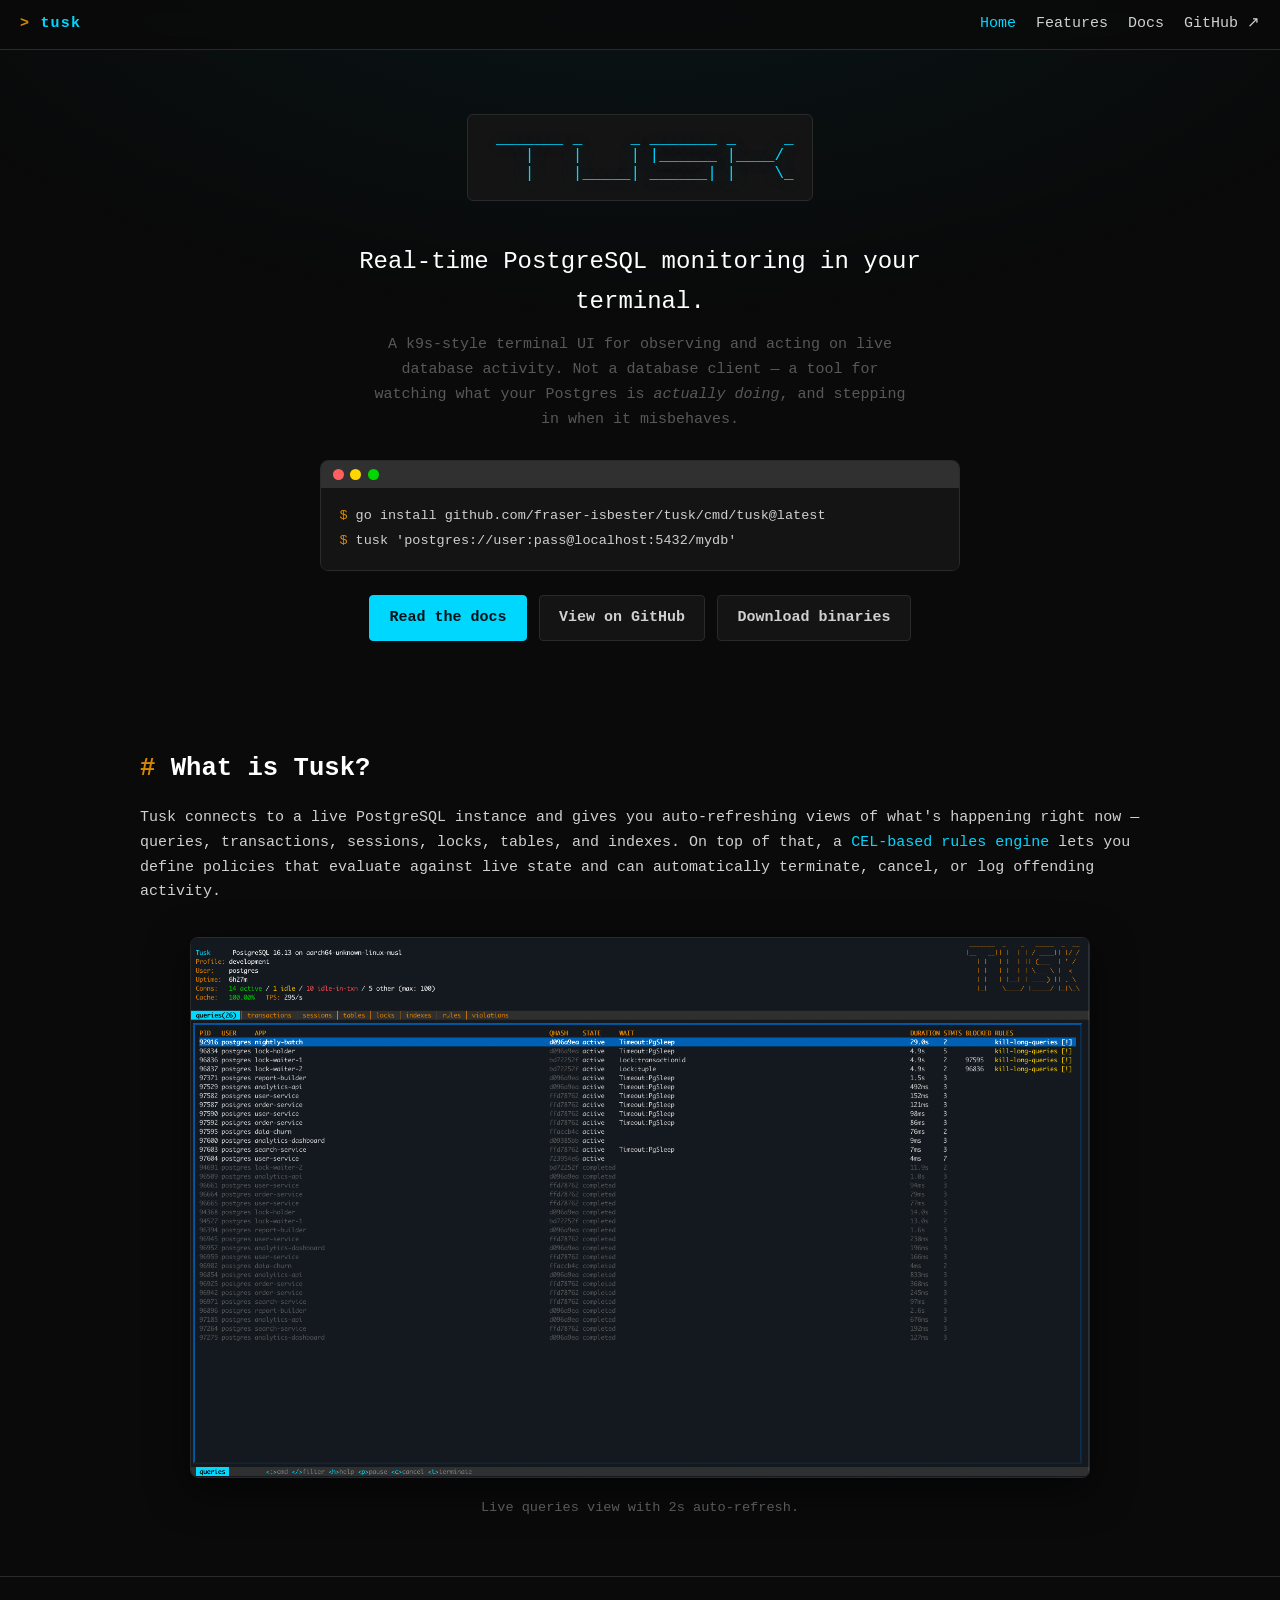
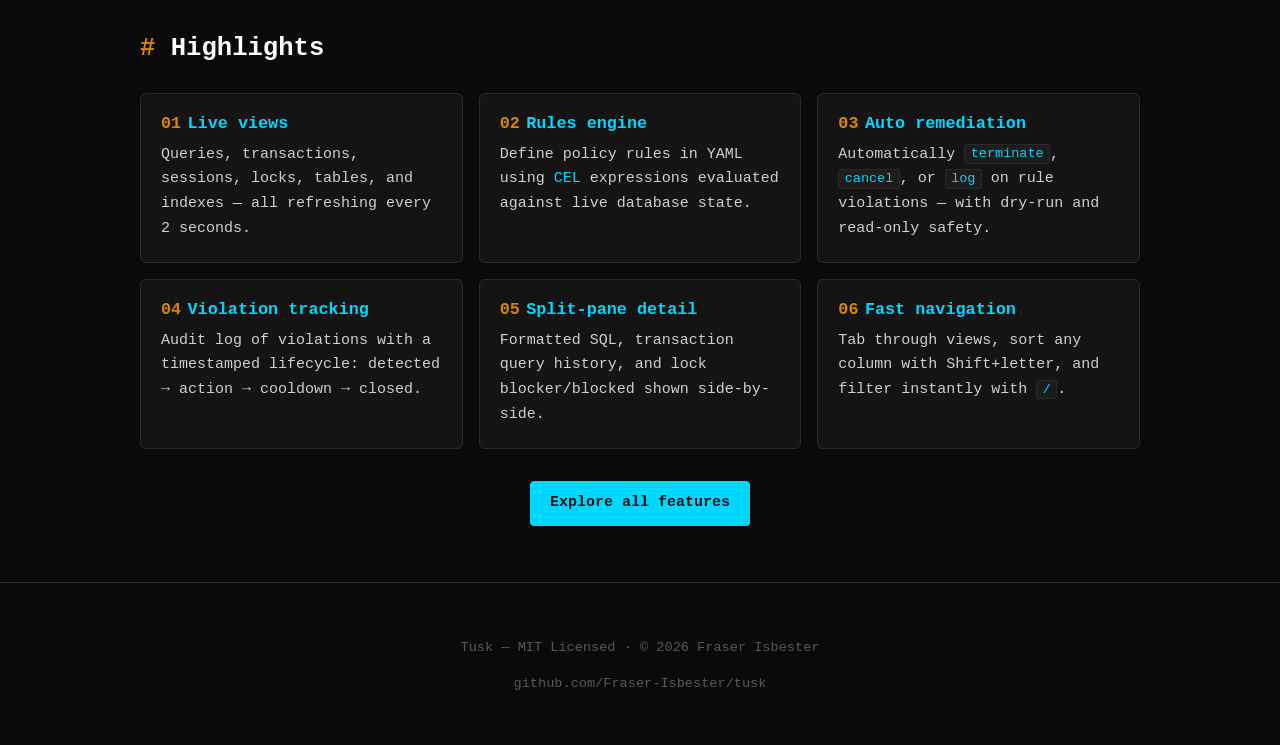
<file: site/index.html>
<!doctype html>
<html lang="en">
  <head>
    <meta charset="utf-8" />
    <meta name="viewport" content="width=device-width, initial-scale=1" />
    <title>Tusk — real-time PostgreSQL monitoring in your terminal</title>
    <meta
      name="description"
      content="Tusk is a k9s-style terminal UI for real-time PostgreSQL monitoring and management. Live views, a CEL rules engine, and auto-remediation."
    />
    <link rel="icon" href="./favicon.svg" type="image/svg+xml" />
    <link rel="stylesheet" href="./styles.css" />
  </head>
  <body>
    <header class="nav">
      <a class="nav-brand" href="./index.html">tusk</a>
      <nav class="nav-links">
        <a href="./index.html" class="active">Home</a>
        <a href="./features.html">Features</a>
        <a href="./documentation.html">Docs</a>
        <a href="https://github.com/Fraser-Isbester/tusk">GitHub&nbsp;↗</a>
      </nav>
    </header>

    <main>
      <!-- Hero -->
      <div class="hero">
        <pre class="logo" aria-label="Tusk">
 _______ _     _ _______ _     _
    |    |     | |______ |____/
    |    |_____| ______| |    \_</pre
        >
        <p class="tagline">Real-time PostgreSQL monitoring in your terminal.</p>
        <p class="sub">
          A k9s-style terminal UI for observing and acting on live database
          activity. Not a database client — a tool for watching what your
          Postgres is <em>actually doing</em>, and stepping in when it misbehaves.
        </p>

        <div class="terminal">
          <div class="terminal-bar">
            <span class="dot r"></span><span class="dot y"></span
            ><span class="dot g"></span>
          </div>
          <pre><code><span class="prompt">$</span> go install github.com/fraser-isbester/tusk/cmd/tusk@latest
<span class="prompt">$</span> tusk 'postgres://user:pass@localhost:5432/mydb'</code></pre>
        </div>

        <div class="btn-row">
          <a class="btn btn-primary" href="./documentation.html">Read the docs</a>
          <a class="btn" href="https://github.com/Fraser-Isbester/tusk"
            >View on GitHub</a
          >
          <a
            class="btn"
            href="https://github.com/Fraser-Isbester/tusk/releases"
            >Download binaries</a
          >
        </div>
      </div>

      <!-- What is Tusk -->
      <section>
        <div class="wrap">
          <h2>What is Tusk?</h2>
          <p>
            Tusk connects to a live PostgreSQL instance and gives you
            auto-refreshing views of what's happening right now — queries,
            transactions, sessions, locks, tables, and indexes. On top of that,
            a <span class="accent">CEL-based rules engine</span> lets you define
            policies that evaluate against live state and can automatically
            terminate, cancel, or log offending activity.
          </p>
          <figure class="shot">
            <img
              src="./assets/tusk-queries-view.png"
              alt="Tusk queries view showing live query activity"
              loading="lazy"
            />
            <figcaption>Live queries view with 2s auto-refresh.</figcaption>
          </figure>
        </div>
      </section>

      <!-- Feature highlights -->
      <section>
        <div class="wrap">
          <h2>Highlights</h2>
          <div class="grid">
            <div class="card">
              <h3><span class="tag">01</span>Live views</h3>
              <p>
                Queries, transactions, sessions, locks, tables, and indexes —
                all refreshing every 2 seconds.
              </p>
            </div>
            <div class="card">
              <h3><span class="tag">02</span>Rules engine</h3>
              <p>
                Define policy rules in YAML using
                <a href="https://cel.dev/">CEL</a> expressions evaluated against
                live database state.
              </p>
            </div>
            <div class="card">
              <h3><span class="tag">03</span>Auto remediation</h3>
              <p>
                Automatically <code>terminate</code>, <code>cancel</code>, or
                <code>log</code> on rule violations — with dry-run and read-only
                safety.
              </p>
            </div>
            <div class="card">
              <h3><span class="tag">04</span>Violation tracking</h3>
              <p>
                Audit log of violations with a timestamped lifecycle: detected →
                action → cooldown → closed.
              </p>
            </div>
            <div class="card">
              <h3><span class="tag">05</span>Split-pane detail</h3>
              <p>
                Formatted SQL, transaction query history, and lock
                blocker/blocked shown side-by-side.
              </p>
            </div>
            <div class="card">
              <h3><span class="tag">06</span>Fast navigation</h3>
              <p>
                Tab through views, sort any column with Shift+letter, and filter
                instantly with <code>/</code>.
              </p>
            </div>
          </div>
          <div class="btn-row" style="margin-top: 2rem">
            <a class="btn btn-primary" href="./features.html"
              >Explore all features</a
            >
          </div>
        </div>
      </section>
    </main>

    <footer class="footer">
      <p>Tusk — MIT Licensed · © 2026 Fraser Isbester</p>
      <p>
        <a href="https://github.com/Fraser-Isbester/tusk"
          >github.com/Fraser-Isbester/tusk</a
        >
      </p>
    </footer>
  </body>
</html>
</file>
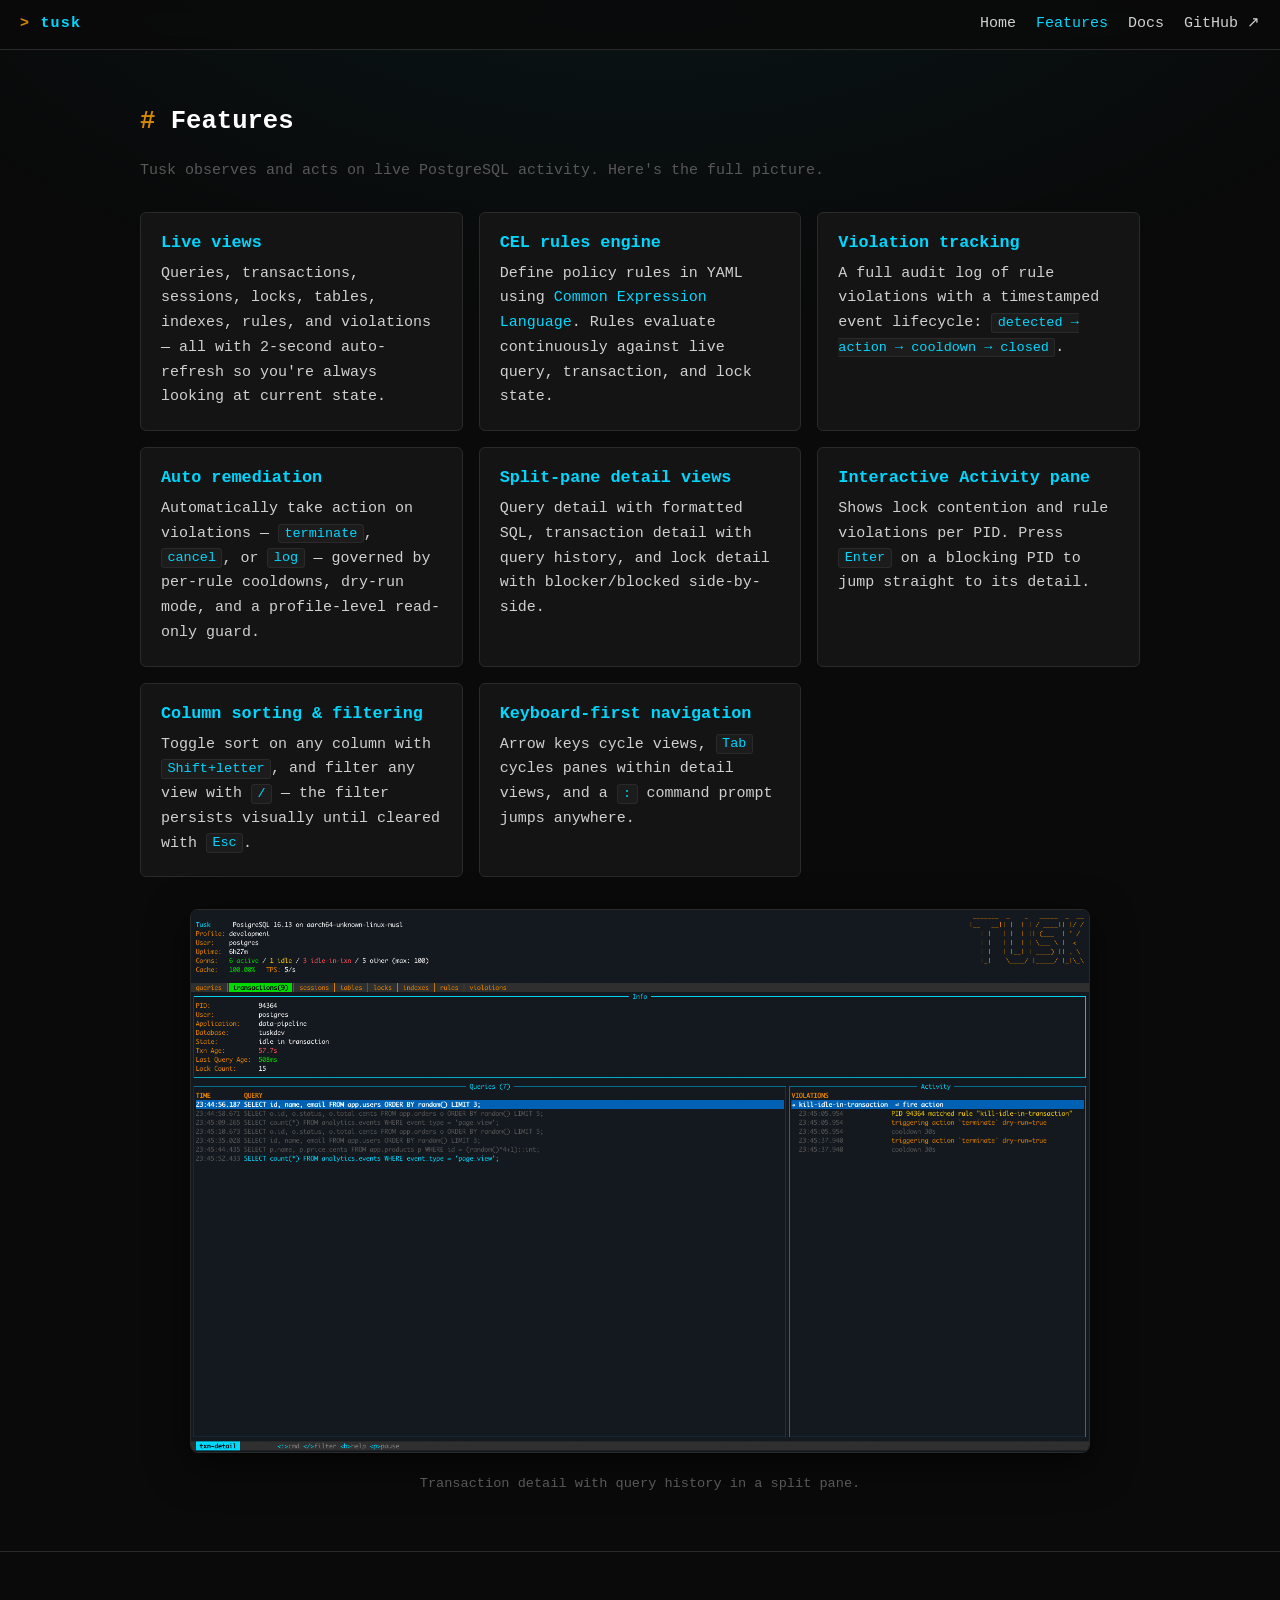
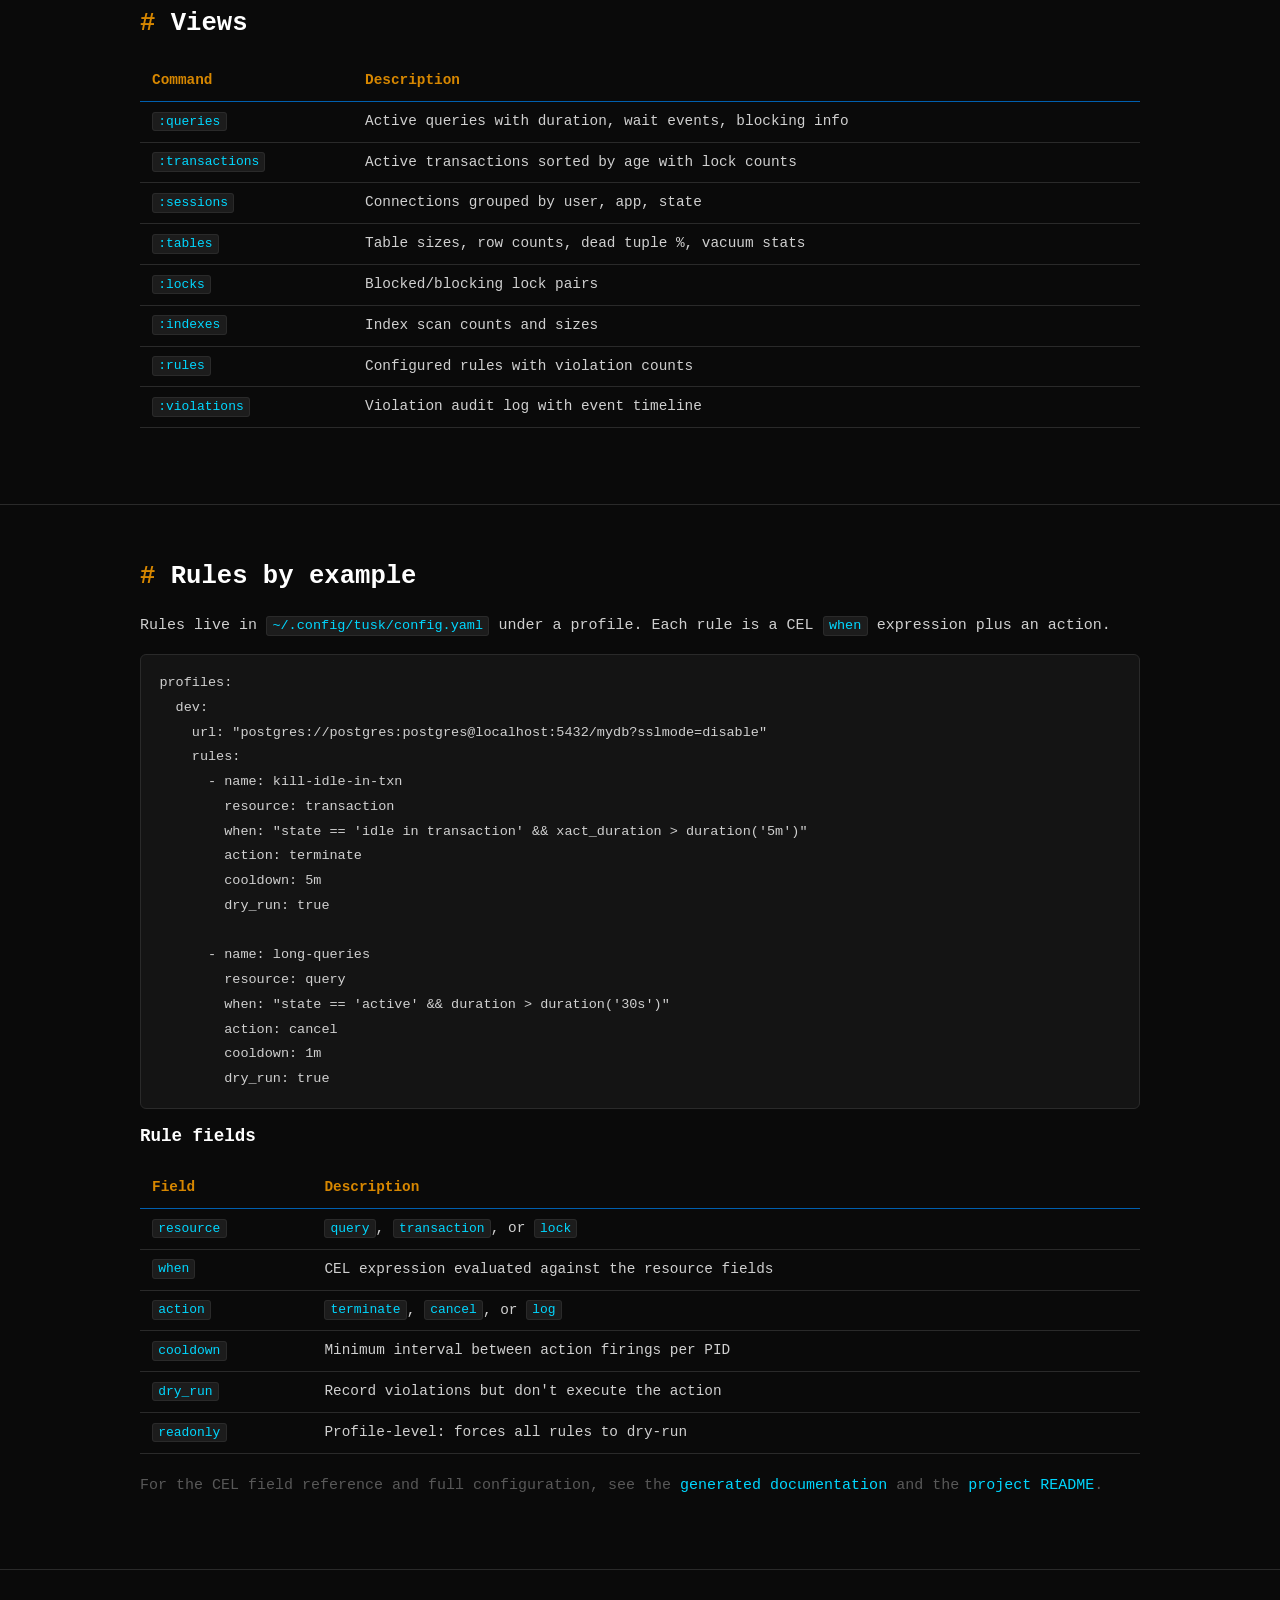
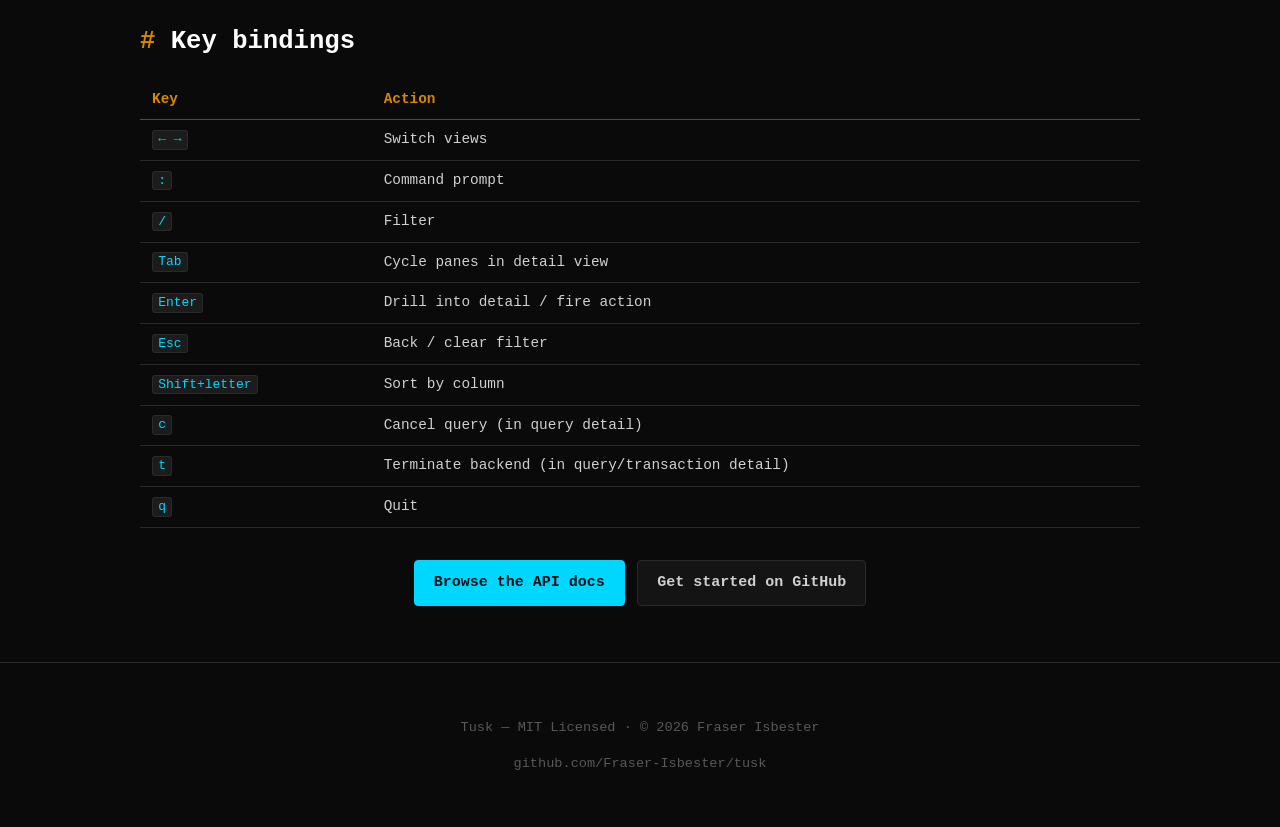
<file: site/features.html>
<!doctype html>
<html lang="en">
  <head>
    <meta charset="utf-8" />
    <meta name="viewport" content="width=device-width, initial-scale=1" />
    <title>Features — Tusk</title>
    <meta
      name="description"
      content="Everything Tusk does: live views, a CEL rules engine, violation tracking, auto-remediation, split-pane detail views, and fast keyboard navigation."
    />
    <link rel="icon" href="./favicon.svg" type="image/svg+xml" />
    <link rel="stylesheet" href="./styles.css" />
  </head>
  <body>
    <header class="nav">
      <a class="nav-brand" href="./index.html">tusk</a>
      <nav class="nav-links">
        <a href="./index.html">Home</a>
        <a href="./features.html" class="active">Features</a>
        <a href="./documentation.html">Docs</a>
        <a href="https://github.com/Fraser-Isbester/tusk">GitHub&nbsp;↗</a>
      </nav>
    </header>

    <main>
      <section>
        <div class="wrap">
          <h2>Features</h2>
          <p class="muted">
            Tusk observes and acts on live PostgreSQL activity. Here's the full
            picture.
          </p>

          <div class="grid">
            <div class="card">
              <h3>Live views</h3>
              <p>
                Queries, transactions, sessions, locks, tables, indexes, rules,
                and violations — all with 2-second auto-refresh so you're always
                looking at current state.
              </p>
            </div>
            <div class="card">
              <h3>CEL rules engine</h3>
              <p>
                Define policy rules in YAML using
                <a href="https://cel.dev/">Common Expression Language</a>. Rules
                evaluate continuously against live query, transaction, and lock
                state.
              </p>
            </div>
            <div class="card">
              <h3>Violation tracking</h3>
              <p>
                A full audit log of rule violations with a timestamped event
                lifecycle: <code>detected → action → cooldown → closed</code>.
              </p>
            </div>
            <div class="card">
              <h3>Auto remediation</h3>
              <p>
                Automatically take action on violations —
                <code>terminate</code>, <code>cancel</code>, or
                <code>log</code> — governed by per-rule cooldowns, dry-run mode,
                and a profile-level read-only guard.
              </p>
            </div>
            <div class="card">
              <h3>Split-pane detail views</h3>
              <p>
                Query detail with formatted SQL, transaction detail with query
                history, and lock detail with blocker/blocked side-by-side.
              </p>
            </div>
            <div class="card">
              <h3>Interactive Activity pane</h3>
              <p>
                Shows lock contention and rule violations per PID. Press
                <code>Enter</code> on a blocking PID to jump straight to its
                detail.
              </p>
            </div>
            <div class="card">
              <h3>Column sorting &amp; filtering</h3>
              <p>
                Toggle sort on any column with <code>Shift+letter</code>, and
                filter any view with <code>/</code> — the filter persists
                visually until cleared with <code>Esc</code>.
              </p>
            </div>
            <div class="card">
              <h3>Keyboard-first navigation</h3>
              <p>
                Arrow keys cycle views, <code>Tab</code> cycles panes within
                detail views, and a <code>:</code> command prompt jumps anywhere.
              </p>
            </div>
          </div>

          <figure class="shot">
            <img
              src="./assets/tusk-tx-detail.png"
              alt="Tusk transaction detail split-pane view"
              loading="lazy"
            />
            <figcaption>
              Transaction detail with query history in a split pane.
            </figcaption>
          </figure>
        </div>
      </section>

      <!-- Views -->
      <section>
        <div class="wrap">
          <h2>Views</h2>
          <table>
            <thead>
              <tr>
                <th>Command</th>
                <th>Description</th>
              </tr>
            </thead>
            <tbody>
              <tr>
                <td><code>:queries</code></td>
                <td>Active queries with duration, wait events, blocking info</td>
              </tr>
              <tr>
                <td><code>:transactions</code></td>
                <td>Active transactions sorted by age with lock counts</td>
              </tr>
              <tr>
                <td><code>:sessions</code></td>
                <td>Connections grouped by user, app, state</td>
              </tr>
              <tr>
                <td><code>:tables</code></td>
                <td>Table sizes, row counts, dead tuple %, vacuum stats</td>
              </tr>
              <tr>
                <td><code>:locks</code></td>
                <td>Blocked/blocking lock pairs</td>
              </tr>
              <tr>
                <td><code>:indexes</code></td>
                <td>Index scan counts and sizes</td>
              </tr>
              <tr>
                <td><code>:rules</code></td>
                <td>Configured rules with violation counts</td>
              </tr>
              <tr>
                <td><code>:violations</code></td>
                <td>Violation audit log with event timeline</td>
              </tr>
            </tbody>
          </table>
        </div>
      </section>

      <!-- Rules example -->
      <section>
        <div class="wrap">
          <h2>Rules by example</h2>
          <p>
            Rules live in <code>~/.config/tusk/config.yaml</code> under a
            profile. Each rule is a CEL <code>when</code> expression plus an
            action.
          </p>
          <pre><code>profiles:
  dev:
    url: "postgres://postgres:postgres@localhost:5432/mydb?sslmode=disable"
    rules:
      - name: kill-idle-in-txn
        resource: transaction
        when: "state == 'idle in transaction' &amp;&amp; xact_duration > duration('5m')"
        action: terminate
        cooldown: 5m
        dry_run: true

      - name: long-queries
        resource: query
        when: "state == 'active' &amp;&amp; duration > duration('30s')"
        action: cancel
        cooldown: 1m
        dry_run: true</code></pre>

          <h3 style="color: var(--fg-bright)">Rule fields</h3>
          <table>
            <thead>
              <tr>
                <th>Field</th>
                <th>Description</th>
              </tr>
            </thead>
            <tbody>
              <tr>
                <td><code>resource</code></td>
                <td><code>query</code>, <code>transaction</code>, or <code>lock</code></td>
              </tr>
              <tr>
                <td><code>when</code></td>
                <td>CEL expression evaluated against the resource fields</td>
              </tr>
              <tr>
                <td><code>action</code></td>
                <td><code>terminate</code>, <code>cancel</code>, or <code>log</code></td>
              </tr>
              <tr>
                <td><code>cooldown</code></td>
                <td>Minimum interval between action firings per PID</td>
              </tr>
              <tr>
                <td><code>dry_run</code></td>
                <td>Record violations but don't execute the action</td>
              </tr>
              <tr>
                <td><code>readonly</code></td>
                <td>Profile-level: forces all rules to dry-run</td>
              </tr>
            </tbody>
          </table>
          <p class="muted">
            For the CEL field reference and full configuration, see the
            <a href="./documentation.html">generated documentation</a> and the
            <a href="https://github.com/Fraser-Isbester/tusk#configuration"
              >project README</a
            >.
          </p>
        </div>
      </section>

      <!-- Key bindings -->
      <section>
        <div class="wrap">
          <h2>Key bindings</h2>
          <table>
            <thead>
              <tr>
                <th>Key</th>
                <th>Action</th>
              </tr>
            </thead>
            <tbody>
              <tr><td><code>← →</code></td><td>Switch views</td></tr>
              <tr><td><code>:</code></td><td>Command prompt</td></tr>
              <tr><td><code>/</code></td><td>Filter</td></tr>
              <tr><td><code>Tab</code></td><td>Cycle panes in detail view</td></tr>
              <tr><td><code>Enter</code></td><td>Drill into detail / fire action</td></tr>
              <tr><td><code>Esc</code></td><td>Back / clear filter</td></tr>
              <tr><td><code>Shift+letter</code></td><td>Sort by column</td></tr>
              <tr><td><code>c</code></td><td>Cancel query (in query detail)</td></tr>
              <tr><td><code>t</code></td><td>Terminate backend (in query/transaction detail)</td></tr>
              <tr><td><code>q</code></td><td>Quit</td></tr>
            </tbody>
          </table>
          <div class="btn-row" style="margin-top: 2rem">
            <a class="btn btn-primary" href="./documentation.html"
              >Browse the API docs</a
            >
            <a class="btn" href="https://github.com/Fraser-Isbester/tusk"
              >Get started on GitHub</a
            >
          </div>
        </div>
      </section>
    </main>

    <footer class="footer">
      <p>Tusk — MIT Licensed · © 2026 Fraser Isbester</p>
      <p>
        <a href="https://github.com/Fraser-Isbester/tusk"
          >github.com/Fraser-Isbester/tusk</a
        >
      </p>
    </footer>
  </body>
</html>
</file>
<file: site/styles.css>
/* Tusk branding site — terminal aesthetic matching the TUI theme
   (see internal/tui/theme/theme.go) */

:root {
  --cyan: #00d7ff; /* primary accent / logo */
  --orange: #d78700; /* secondary accent / labels */
  --green: #00d700;
  --yellow: #ffd700;
  --red: #ff5f5f;
  --blue: #005faf;
  --blue-bright: #0087af;

  --bg: #0a0a0a;
  --panel: #141414;
  --panel-2: #1c1c1c;
  --header-bg: #303030;
  --border: #2a2a2a;
  --fg: #d0d0d0;
  --fg-bright: #ffffff;
  --dim: #585858;

  --mono: ui-monospace, "JetBrains Mono", "SF Mono", "Menlo", "Cascadia Code",
    "Consolas", monospace;
  --maxw: 1040px;
}

* {
  box-sizing: border-box;
}

html {
  scroll-behavior: smooth;
}

body {
  margin: 0;
  background: var(--bg);
  color: var(--fg);
  font-family: var(--mono);
  font-size: 15px;
  line-height: 1.65;
  -webkit-font-smoothing: antialiased;
  text-rendering: optimizeLegibility;
}

a {
  color: var(--cyan);
  text-decoration: none;
}
a:hover {
  text-decoration: underline;
}

/* subtle terminal scanline / grid backdrop */
body::before {
  content: "";
  position: fixed;
  inset: 0;
  pointer-events: none;
  z-index: 0;
  background: radial-gradient(
    1200px 600px at 50% -10%,
    rgba(0, 215, 255, 0.06),
    transparent 70%
  );
}

/* ---------- Nav ---------- */
.nav {
  position: sticky;
  top: 0;
  z-index: 10;
  display: flex;
  align-items: center;
  justify-content: space-between;
  gap: 1rem;
  padding: 0.75rem 1.25rem;
  background: rgba(10, 10, 10, 0.85);
  backdrop-filter: blur(8px);
  border-bottom: 1px solid var(--border);
}
.nav-brand {
  font-weight: 700;
  letter-spacing: 0.08em;
  color: var(--cyan);
  text-transform: lowercase;
}
.nav-brand::before {
  content: "> ";
  color: var(--orange);
}
.nav-links {
  display: flex;
  gap: 1.25rem;
  flex-wrap: wrap;
}
.nav-links a {
  color: var(--fg);
}
.nav-links a:hover,
.nav-links a.active {
  color: var(--cyan);
  text-decoration: none;
}

/* ---------- Layout ---------- */
main {
  position: relative;
  z-index: 1;
}
.wrap {
  max-width: var(--maxw);
  margin: 0 auto;
  padding: 0 1.25rem;
}
section {
  padding: 3.5rem 0;
  border-bottom: 1px solid var(--border);
}
h1,
h2,
h3 {
  color: var(--fg-bright);
  line-height: 1.25;
}
h2 {
  font-size: 1.6rem;
  margin-top: 0;
}
h2::before {
  content: "# ";
  color: var(--orange);
}
.muted {
  color: var(--dim);
}
.accent {
  color: var(--cyan);
}

/* ---------- Hero ---------- */
.hero {
  text-align: center;
  padding: 4rem 1.25rem 3.5rem;
}
.hero .logo {
  color: var(--cyan);
  font-size: clamp(0.5rem, 2.1vw, 1rem);
  line-height: 1.1;
  margin: 0 auto 1.5rem;
  display: inline-block;
  text-align: left;
  text-shadow: 0 0 18px rgba(0, 215, 255, 0.35);
  white-space: pre;
  overflow-x: auto;
  max-width: 100%;
}
.hero .tagline {
  font-size: clamp(1.1rem, 2.6vw, 1.5rem);
  color: var(--fg-bright);
  margin: 0.5rem auto 0.75rem;
  max-width: 40ch;
}
.hero .sub {
  color: var(--dim);
  max-width: 60ch;
  margin: 0 auto 1.75rem;
}

/* ---------- Buttons ---------- */
.btn-row {
  display: flex;
  gap: 0.75rem;
  justify-content: center;
  flex-wrap: wrap;
  margin-top: 1.5rem;
}
.btn {
  display: inline-block;
  padding: 0.6rem 1.2rem;
  border: 1px solid var(--border);
  border-radius: 4px;
  color: var(--fg);
  background: var(--panel);
  font-weight: 600;
  transition: all 0.15s ease;
}
.btn:hover {
  text-decoration: none;
  border-color: var(--cyan);
  color: var(--cyan);
  box-shadow: 0 0 0 1px var(--cyan);
}
.btn-primary {
  background: var(--cyan);
  color: #001217;
  border-color: var(--cyan);
}
.btn-primary:hover {
  background: #4ce4ff;
  color: #001217;
  box-shadow: 0 0 22px rgba(0, 215, 255, 0.45);
}

/* ---------- Code ---------- */
code {
  font-family: var(--mono);
  background: var(--panel-2);
  border: 1px solid var(--border);
  border-radius: 3px;
  padding: 0.1em 0.4em;
  color: var(--cyan);
  font-size: 0.9em;
}
pre {
  background: var(--panel);
  border: 1px solid var(--border);
  border-radius: 6px;
  padding: 1rem 1.15rem;
  overflow-x: auto;
  position: relative;
}
pre code {
  background: none;
  border: none;
  padding: 0;
  color: var(--fg);
}
.terminal {
  border: 1px solid var(--border);
  border-radius: 8px;
  overflow: hidden;
  background: var(--panel);
  max-width: 640px;
  margin: 0 auto;
  text-align: left;
}
.terminal-bar {
  background: var(--header-bg);
  padding: 0.5rem 0.75rem;
  display: flex;
  gap: 0.4rem;
  align-items: center;
}
.dot {
  width: 11px;
  height: 11px;
  border-radius: 50%;
  display: inline-block;
}
.dot.r {
  background: var(--red);
}
.dot.y {
  background: var(--yellow);
}
.dot.g {
  background: var(--green);
}
.terminal pre {
  border: none;
  border-radius: 0;
  margin: 0;
}
.terminal .prompt {
  color: var(--orange);
}

/* ---------- Feature grid ---------- */
.grid {
  display: grid;
  grid-template-columns: repeat(auto-fit, minmax(260px, 1fr));
  gap: 1rem;
  margin-top: 1.75rem;
}
.card {
  background: var(--panel);
  border: 1px solid var(--border);
  border-radius: 6px;
  padding: 1.25rem;
  transition: border-color 0.15s ease;
}
.card:hover {
  border-color: var(--blue-bright);
}
.card h3 {
  margin: 0 0 0.5rem;
  font-size: 1.05rem;
  color: var(--cyan);
}
.card h3 .tag {
  color: var(--orange);
  margin-right: 0.4rem;
}
.card p {
  margin: 0;
  color: var(--fg);
}

/* ---------- Screenshots ---------- */
.shot {
  margin: 2rem auto 0;
  max-width: 900px;
}
.shot img {
  width: 100%;
  height: auto;
  border: 1px solid var(--border);
  border-radius: 8px;
  box-shadow: 0 12px 40px rgba(0, 0, 0, 0.6);
}
.shot figcaption {
  text-align: center;
  color: var(--dim);
  margin-top: 0.6rem;
  font-size: 0.85rem;
}

/* ---------- Tables ---------- */
table {
  border-collapse: collapse;
  width: 100%;
  margin: 1.25rem 0;
  font-size: 0.9rem;
}
th,
td {
  text-align: left;
  padding: 0.5rem 0.75rem;
  border-bottom: 1px solid var(--border);
}
th {
  color: var(--orange);
  border-bottom: 1px solid var(--blue);
}
tr:hover td {
  background: var(--panel);
}

/* ---------- Footer ---------- */
.footer {
  position: relative;
  z-index: 1;
  text-align: center;
  padding: 2.5rem 1.25rem;
  color: var(--dim);
  font-size: 0.85rem;
}
.footer a {
  color: var(--dim);
}
.footer a:hover {
  color: var(--cyan);
}

/* ---------- Generated documentation page ---------- */
.docs {
  display: grid;
  grid-template-columns: 220px 1fr;
  gap: 2rem;
  align-items: start;
  max-width: var(--maxw);
  margin: 0 auto;
  padding: 2rem 1.25rem 4rem;
}
.docs-nav {
  position: sticky;
  top: 68px;
  border: 1px solid var(--border);
  border-radius: 6px;
  background: var(--panel);
  padding: 1rem;
  max-height: calc(100vh - 96px);
  overflow-y: auto;
}
.docs-nav h4 {
  margin: 0 0 0.6rem;
  color: var(--orange);
  font-size: 0.8rem;
  text-transform: uppercase;
  letter-spacing: 0.1em;
}
.docs-nav ul {
  list-style: none;
  margin: 0;
  padding: 0;
}
.docs-nav li {
  margin: 0.2rem 0;
}
.docs-nav a {
  color: var(--fg);
  font-size: 0.85rem;
  word-break: break-word;
}
.docs-nav a:hover {
  color: var(--cyan);
}
.docs-content {
  min-width: 0;
}
.docs-content .pkg {
  border-bottom: 1px solid var(--border);
  padding-bottom: 2rem;
  margin-bottom: 2rem;
}
.docs-content .pkg-path {
  color: var(--dim);
  font-size: 0.85rem;
  margin: 0 0 0.25rem;
}
.docs-content h2 {
  scroll-margin-top: 80px;
}
.docs-content h3 {
  color: var(--cyan);
  scroll-margin-top: 80px;
  border-top: 1px solid var(--border);
  padding-top: 1.25rem;
  margin-top: 1.5rem;
}
.decl {
  font-size: 0.85rem;
  margin: 0.5rem 0 0.75rem;
}
.docs-empty {
  color: var(--dim);
  font-style: italic;
}

/* ---------- Responsive ---------- */
@media (max-width: 780px) {
  .docs {
    grid-template-columns: 1fr;
  }
  .docs-nav {
    position: static;
    max-height: none;
  }
}
</file>
